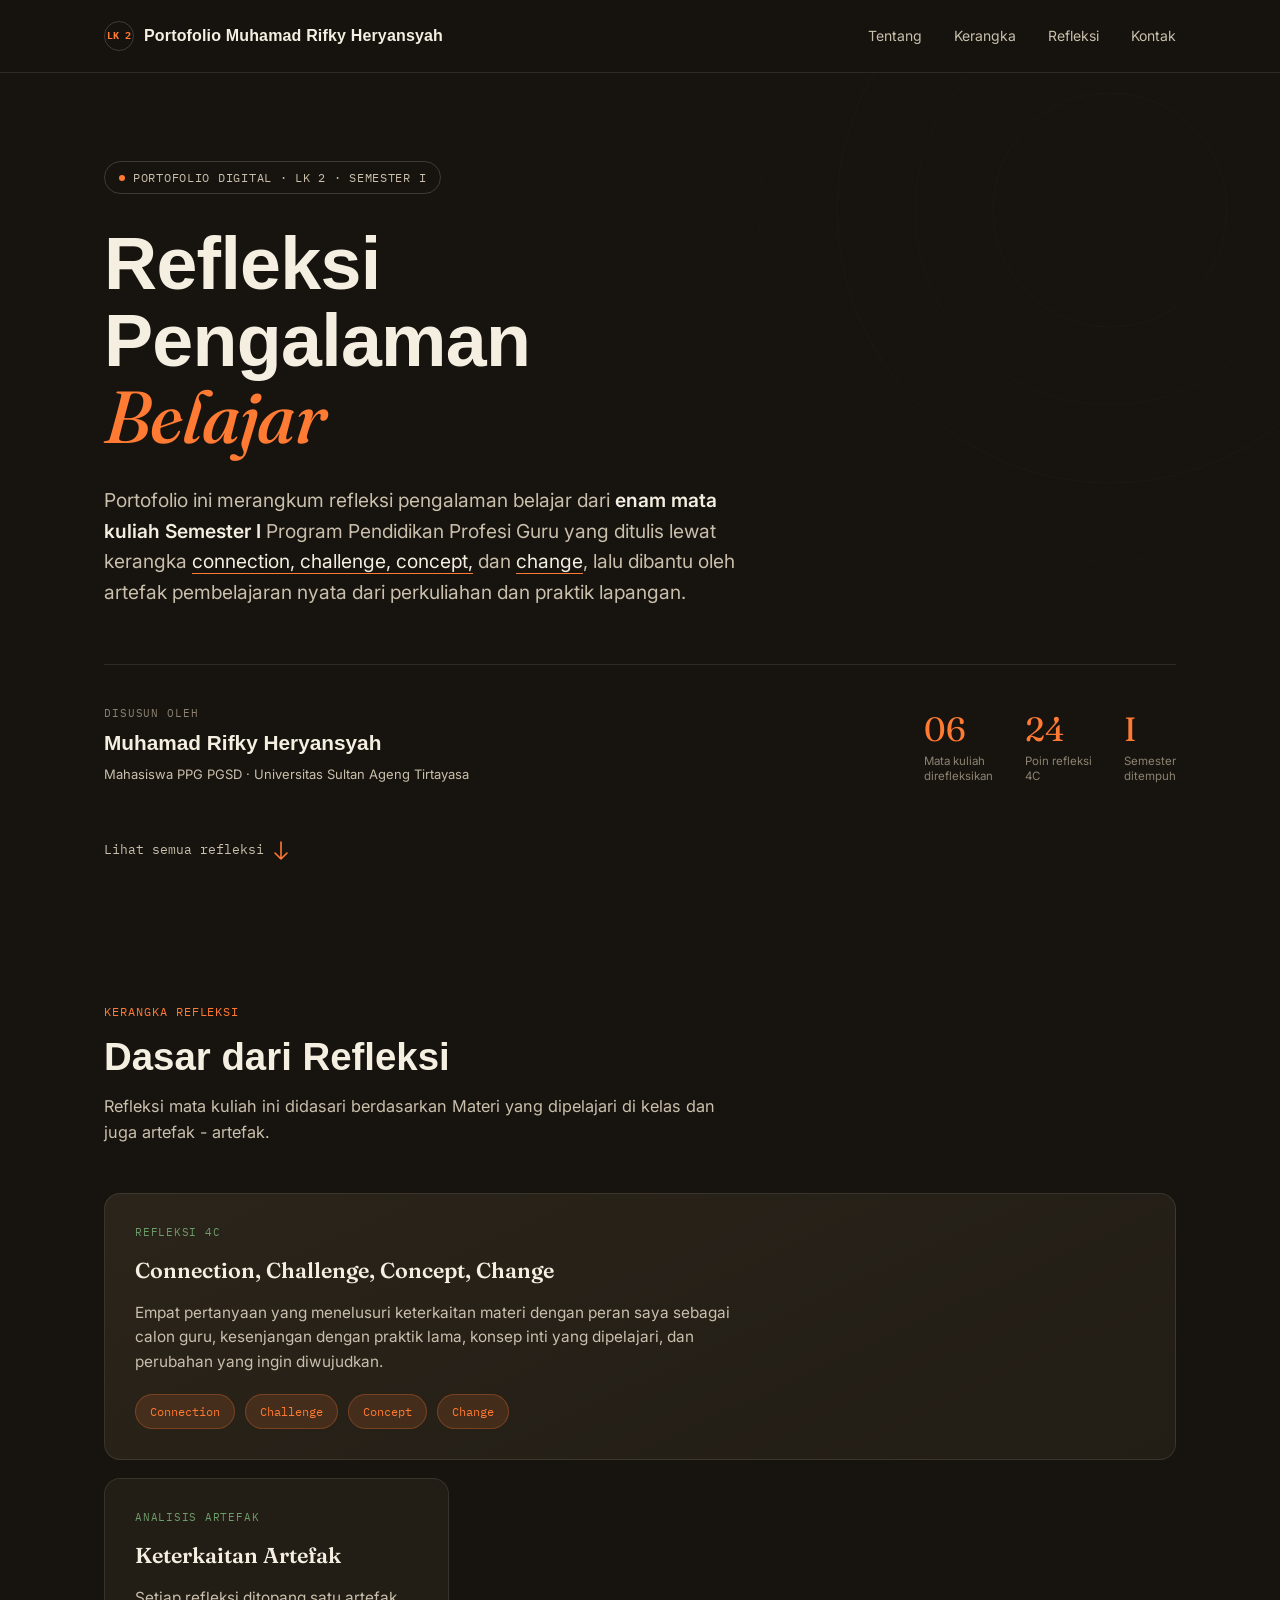
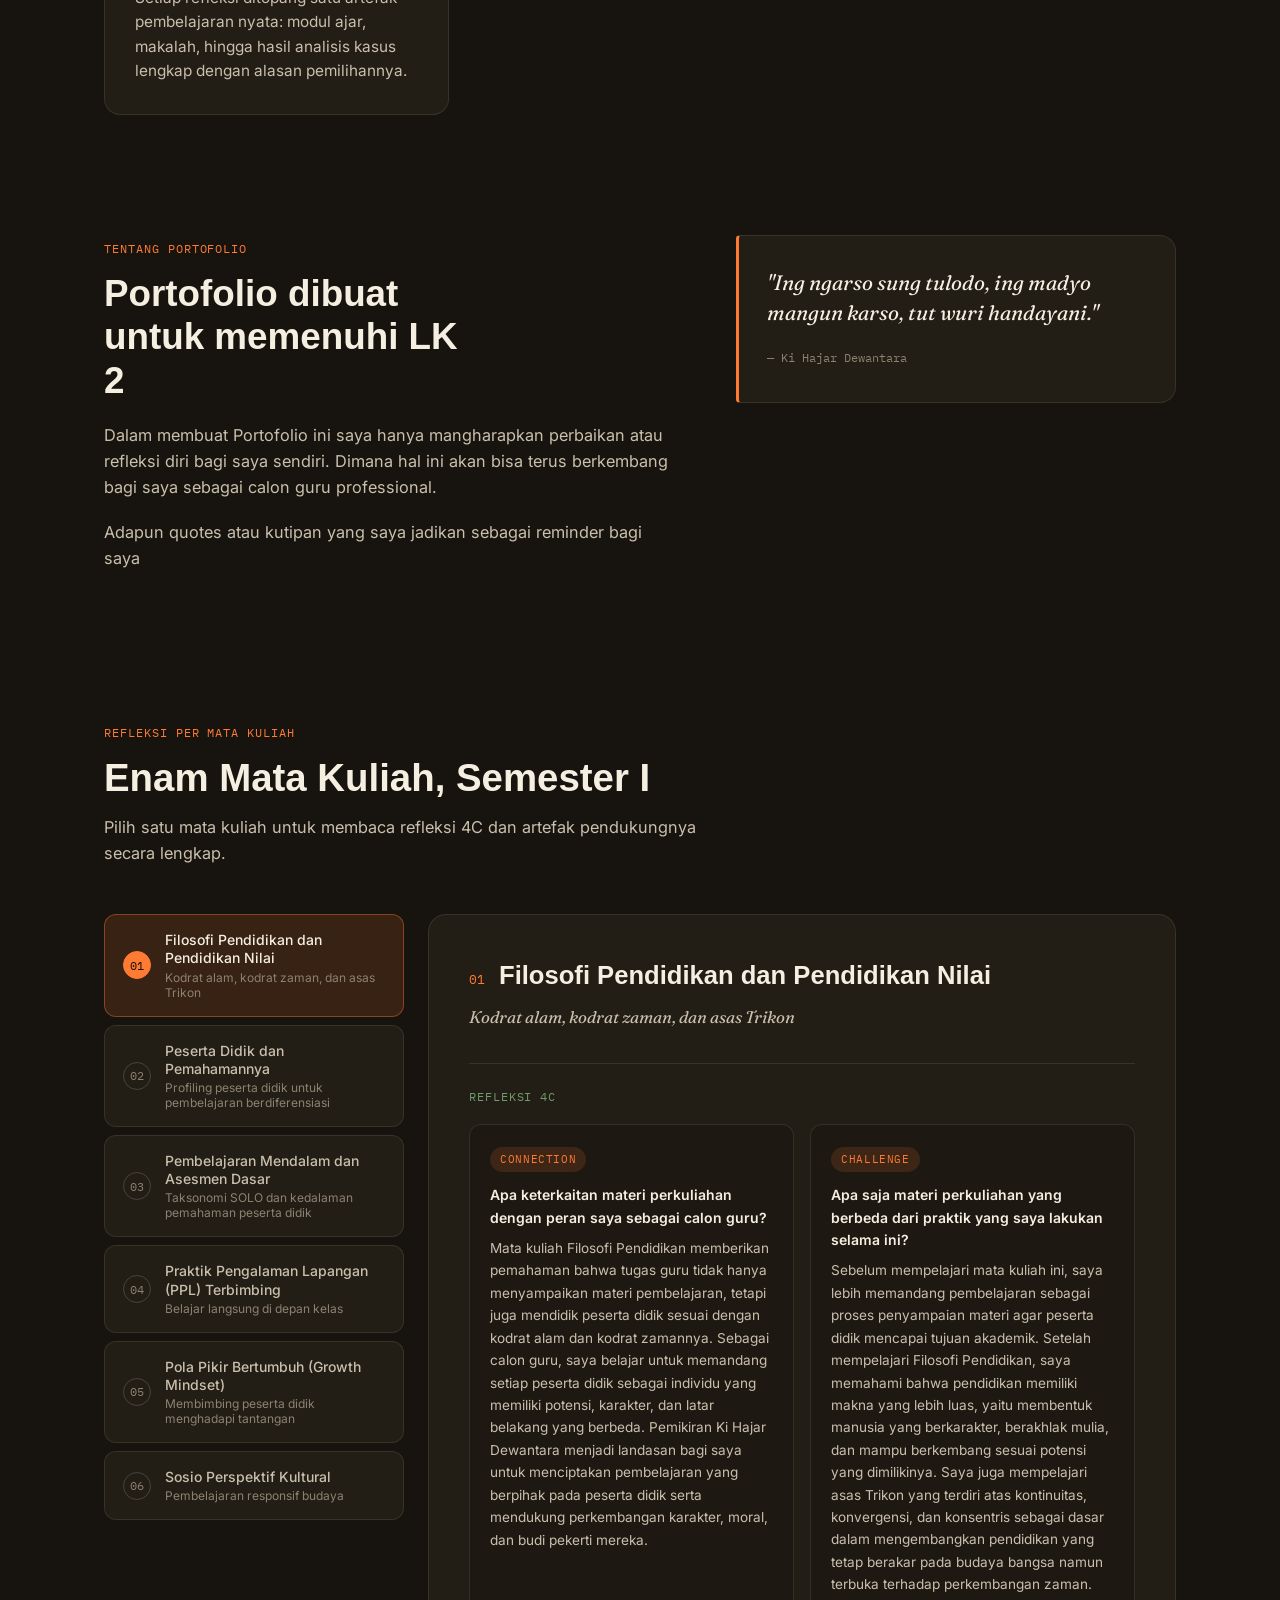
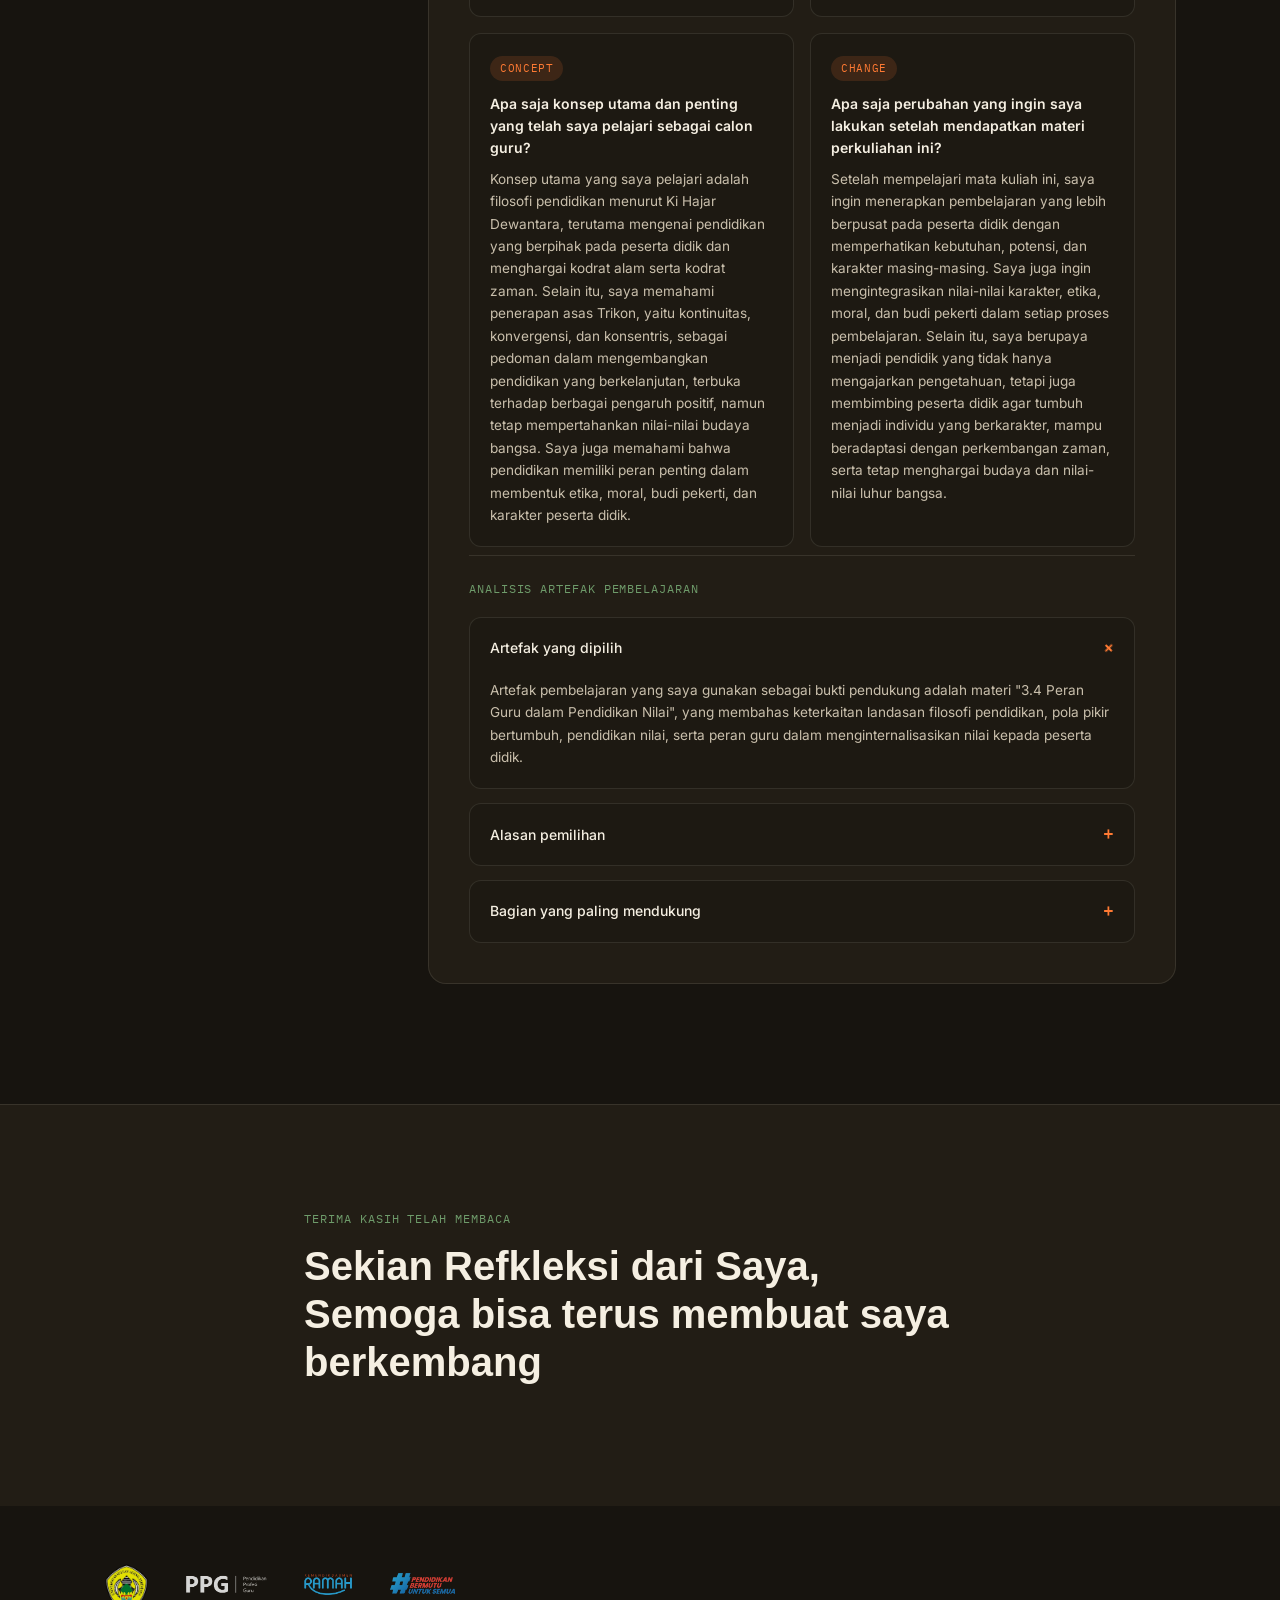
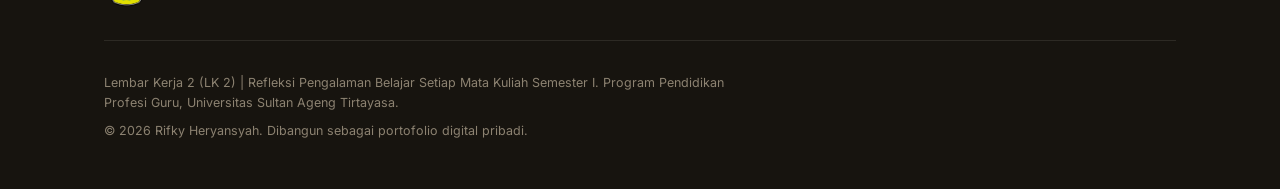
<file: index.html>
<!DOCTYPE html>
<html lang="id">
<head>
<meta charset="UTF-8">
<meta name="viewport" content="width=device-width, initial-scale=1.0">
<title>M Rifky Heryansyah — Portofolio Digital PPG · Refleksi Semester I</title>
<meta name="description" content="Portofolio digital LK 2: Refleksi Pengalaman Belajar setiap mata kuliah Semester I — PPG Piloting, Universitas Sultan Ageng Tirtayasa.">
<link rel="preconnect" href="https://fonts.googleapis.com">
<link rel="preconnect" href="https://fonts.gstatic.com" crossorigin>
<link href="https://fonts.googleapis.com/css2?family=Archivo+Expanded:wght@600;700;800&family=Fraunces:ital,opsz,wght@0,9..144,500;0,9..144,600;1,9..144,500&family=Inter:wght@400;500;600&family=IBM+Plex+Mono:wght@400;500&display=swap" rel="stylesheet">
<link rel="stylesheet" href="styles.css">
</head>
<body>

<!-- ambient rings background -->
<div class="rings-bg" aria-hidden="true">
  <svg viewBox="0 0 800 800"><circle cx="400" cy="400" r="120"/><circle cx="400" cy="400" r="200"/><circle cx="400" cy="400" r="280"/><circle cx="400" cy="400" r="360"/></svg>
</div>

<a class="skip-link" href="#konten">Langsung ke konten</a>

<header class="site-header" id="top">
  <div class="wrap header-inner">
    <a class="brand" href="#top" aria-label="Beranda">
      <span class="brand-ring">LK 2</span>
      <span class="brand-text">Portofolio Muhamad Rifky Heryansyah</span>
    </a>
    <nav class="site-nav" aria-label="Navigasi utama">
      <a href="#tentang">Tentang</a>
      <a href="#kerangka">Kerangka</a>
      <a href="#refleksi">Refleksi</a>
      <a href="#kontak">Kontak</a>
    </nav>
    <button class="nav-toggle" id="navToggle" aria-expanded="false" aria-controls="mobileNav" aria-label="Buka menu">
      <span></span><span></span><span></span>
    </button>
  </div>
  <nav class="mobile-nav" id="mobileNav" aria-label="Navigasi mobile">
    <a href="#tentang">Tentang</a>
    <a href="#kerangka">Kerangka</a>
    <a href="#refleksi">Refleksi</a>
    <a href="#kontak">Kontak</a>
  </nav>
</header>

<main id="konten">

  <!-- HERO -->
  <section class="hero wrap">
    <div class="hero-eyebrow reveal">
      <span class="dot"></span> Portofolio Digital &middot; LK 2 &middot; Semester I
    </div>
    <h1 class="hero-title reveal">
      Refleksi<br>
      Pengalaman <span class="ink">Belajar</span><br>
    </h1>
    <p class="hero-sub reveal">
      Portofolio ini merangkum refleksi pengalaman belajar dari
      <strong>enam mata kuliah Semester I</strong> Program Pendidikan Profesi
      Guru yang ditulis lewat kerangka <em>connection, challenge, concept,</em>
      dan <em>change</em>, lalu dibantu oleh artefak pembelajaran nyata dari
      perkuliahan dan praktik lapangan.
    </p>

    <div class="hero-meta reveal">
      <div class="meta-person">
        <span class="meta-label">Disusun oleh</span>
        <span class="meta-value"> Muhamad Rifky Heryansyah</span>
        <span class="meta-sub">Mahasiswa PPG PGSD &middot; Universitas Sultan Ageng Tirtayasa</span>
      </div>
      <div class="meta-stats">
        <div class="stat">
          <span class="stat-num">06</span>
          <span class="stat-label">Mata kuliah<br>direfleksikan</span>
        </div>
        <div class="stat">
          <span class="stat-num">24</span>
          <span class="stat-label">Poin refleksi<br>4C</span>
        </div>
        <div class="stat">
          <span class="stat-num">I</span>
          <span class="stat-label">Semester<br>ditempuh</span>
        </div>
      </div>
    </div>

    <a href="#refleksi" class="scroll-cue reveal">
      <span>Lihat semua refleksi</span>
      <svg width="14" height="20" viewBox="0 0 14 20" fill="none"><path d="M7 1v17M1 12l6 6 6-6" stroke="currentColor" stroke-width="1.6" stroke-linecap="round" stroke-linejoin="round"/></svg>
    </a>
  </section>

  <!-- TENTANG / KERANGKA -->
  <section class="framework" id="kerangka">
    <div class="wrap">
      <div class="section-head reveal">
        <span class="eyebrow">Kerangka Refleksi</span>
        <h2>Dasar dari Refleksi</h2>
        <p>Refleksi mata kuliah ini didasari berdasarkan
          Materi yang dipelajari di kelas dan juga artefak - artefak.</p>
      </div>

      <div class="bento reveal">
        <article class="bento-card bento-wide">
          <span class="bento-tag">Refleksi 4C</span>
          <h3>Connection, Challenge, Concept, Change</h3>
          <p>Empat pertanyaan yang menelusuri keterkaitan materi dengan peran
            saya sebagai calon guru, kesenjangan dengan praktik lama,
            konsep inti yang dipelajari, dan perubahan yang ingin diwujudkan.</p>
          <div class="four-c">
            <span>Connection</span><span>Challenge</span><span>Concept</span><span>Change</span>
          </div>
        </article>
        <article class="bento-card">
          <span class="bento-tag">Analisis Artefak</span>
          <h3>Keterkaitan Artefak</h3>
          <p>Setiap refleksi ditopang satu artefak pembelajaran nyata:
            modul ajar, makalah, hingga hasil analisis kasus lengkap
            dengan alasan pemilihannya.</p>
        </article>
      </div>
    </div>
  </section>

  <!-- TENTANG -->
  <section class="about" id="tentang">
    <div class="wrap about-grid">
      <div class="about-copy reveal">
        <span class="eyebrow">Tentang Portofolio</span>
        <h2>Portofolio dibuat untuk memenuhi LK 2</h2>
        <p>
          Dalam membuat Portofolio ini saya hanya mangharapkan
          perbaikan atau refleksi diri bagi saya sendiri.
          Dimana hal ini akan bisa terus berkembang bagi saya
          sebagai calon guru professional.
        </p>
        <p>
          Adapun quotes atau kutipan yang saya jadikan sebagai
          reminder bagi saya
        </p>
      </div>
      <div class="about-quote reveal">
        <blockquote>
          "Ing ngarso sung tulodo, ing madyo mangun karso,
          tut wuri handayani."
        </blockquote>
        <cite>— Ki Hajar Dewantara</cite>
      </div>
    </div>
  </section>

  <!-- REFLEKSI -->
  <section class="reflections" id="refleksi">
    <div class="wrap">
      <div class="section-head reveal">
        <span class="eyebrow">Refleksi Per Mata Kuliah</span>
        <h2>Enam Mata Kuliah, Semester I</h2>
        <p>Pilih satu mata kuliah untuk membaca refleksi 4C dan artefak
          pendukungnya secara lengkap.</p>
      </div>

      <div class="course-shell reveal">
        <div class="course-rail" id="courseRail" role="tablist" aria-label="Daftar mata kuliah"></div>
        <div class="course-panel" id="coursePanel"></div>
      </div>
    </div>
  </section>

  <!-- PENUTUP / CTA -->
  <section class="closing" id="kontak">
    <div class="wrap closing-inner reveal">
      <span class="eyebrow eyebrow-light">Terima kasih telah membaca</span>
      <h2>Sekian Refkleksi dari Saya,<br>Semoga bisa terus membuat saya berkembang</h2>
    </div>
  </section>

</main>

<footer class="site-footer">
  <div class="wrap footer-inner">
    <div class="footer-logos">
      <img src="untirta.png" alt="Universitas Sultan Ageng Tirtayasa" loading="lazy">
      <img src="ppg-mark.png" alt="Pendidikan Profesi Guru" loading="lazy">
      <img src="ramah.png" alt="Kemendikdasmen Ramah" loading="lazy">
      <img src="bermutu.png" alt="Pendidikan Bermutu untuk Semua" loading="lazy">
    </div>
    <div class="footer-meta">
      <p>Lembar Kerja 2 (LK 2) | Refleksi Pengalaman Belajar Setiap Mata
        Kuliah Semester I. Program Pendidikan Profesi Guru, Universitas
        Sultan Ageng Tirtayasa.</p>
      <p class="footer-copy">© <span id="year"></span> Rifky Heryansyah. Dibangun sebagai portofolio digital pribadi.</p>
    </div>
  </div>
</footer>

<script src="data.js"></script>
<script src="app.js"></script>
</body>
</html>
</file>
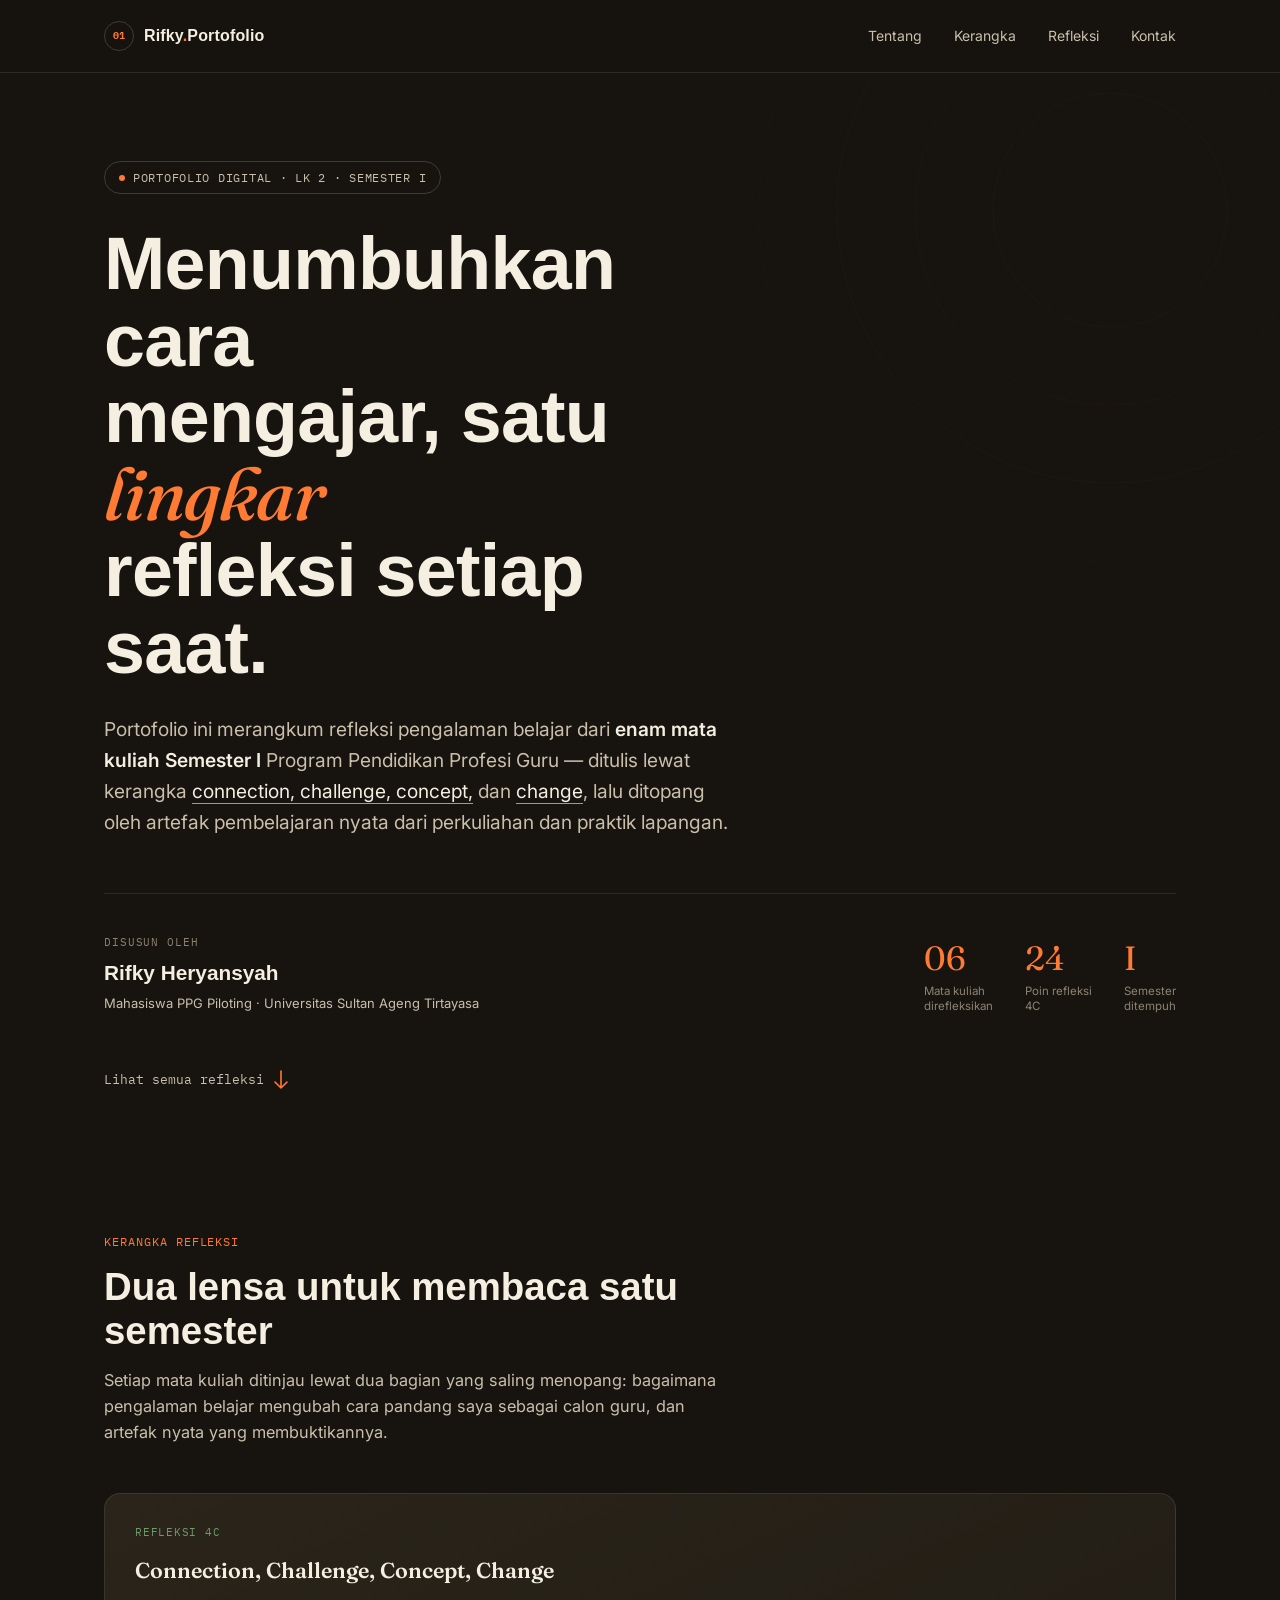
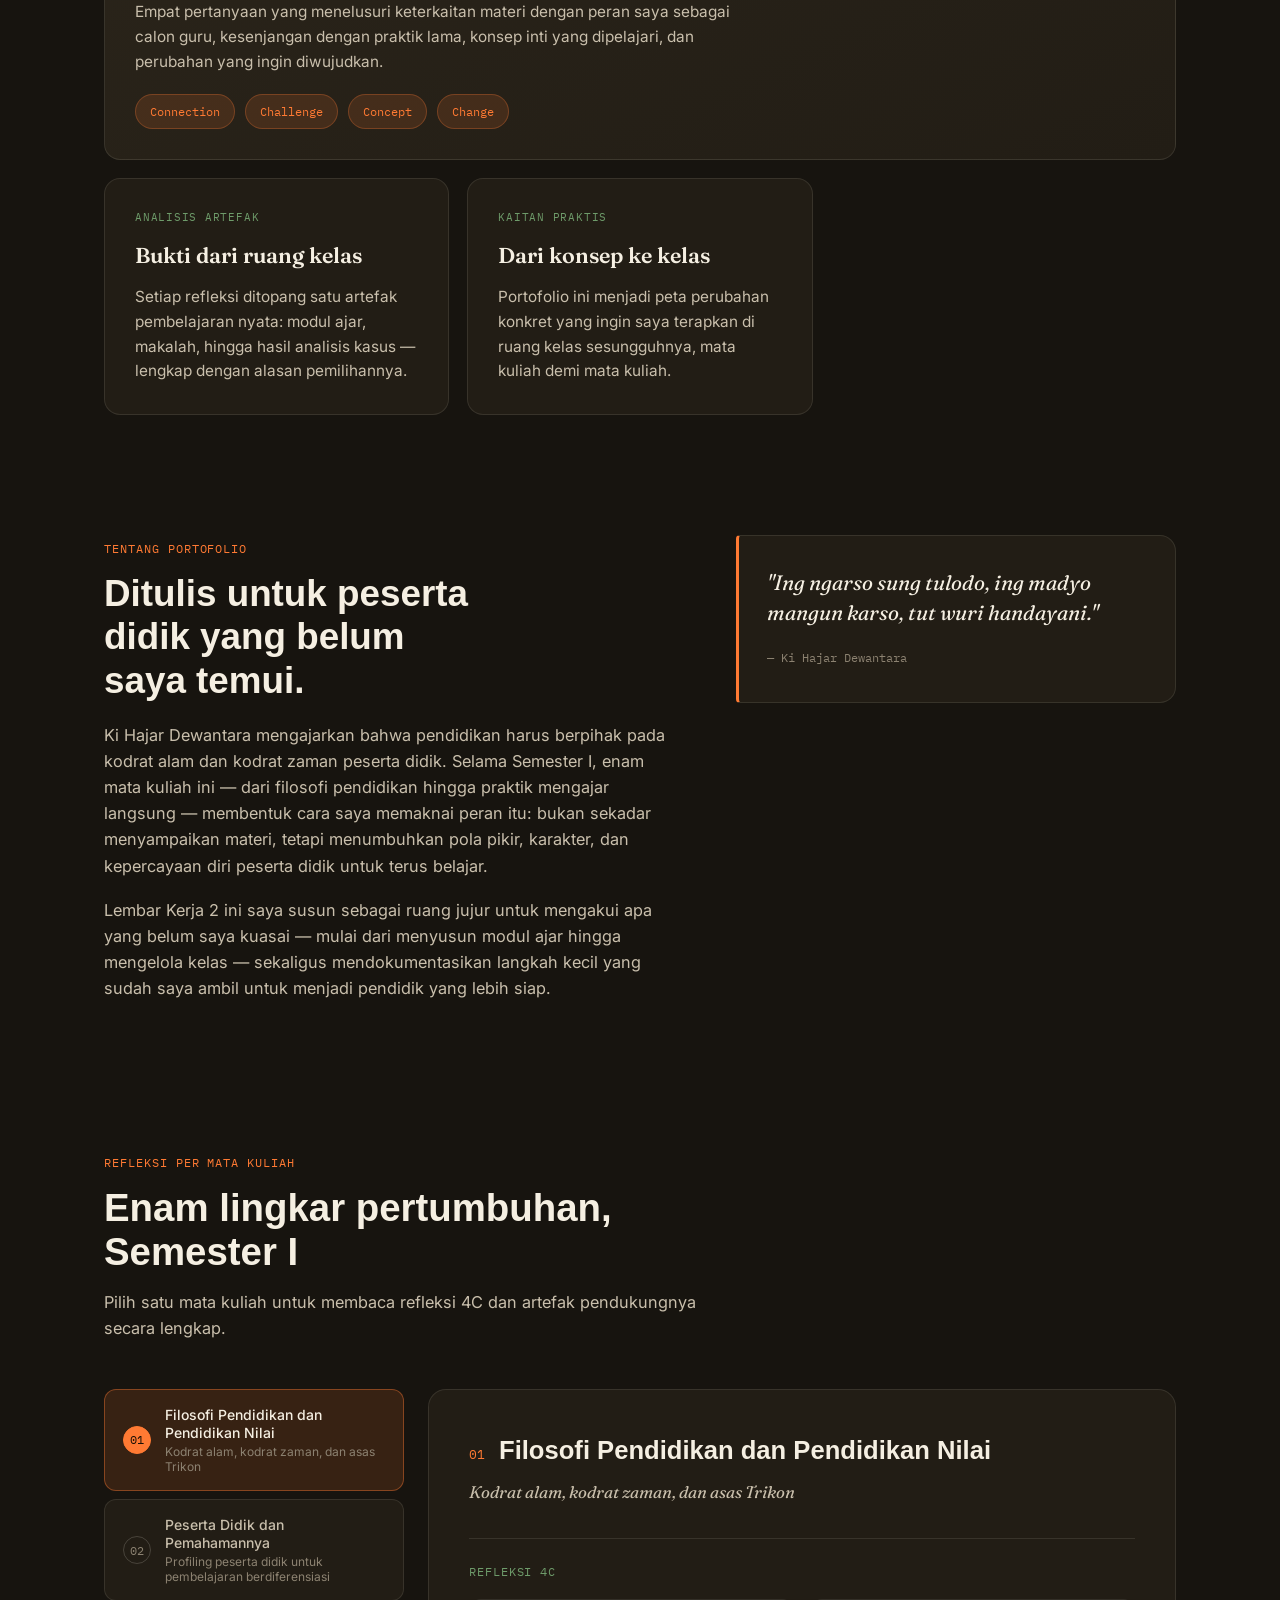
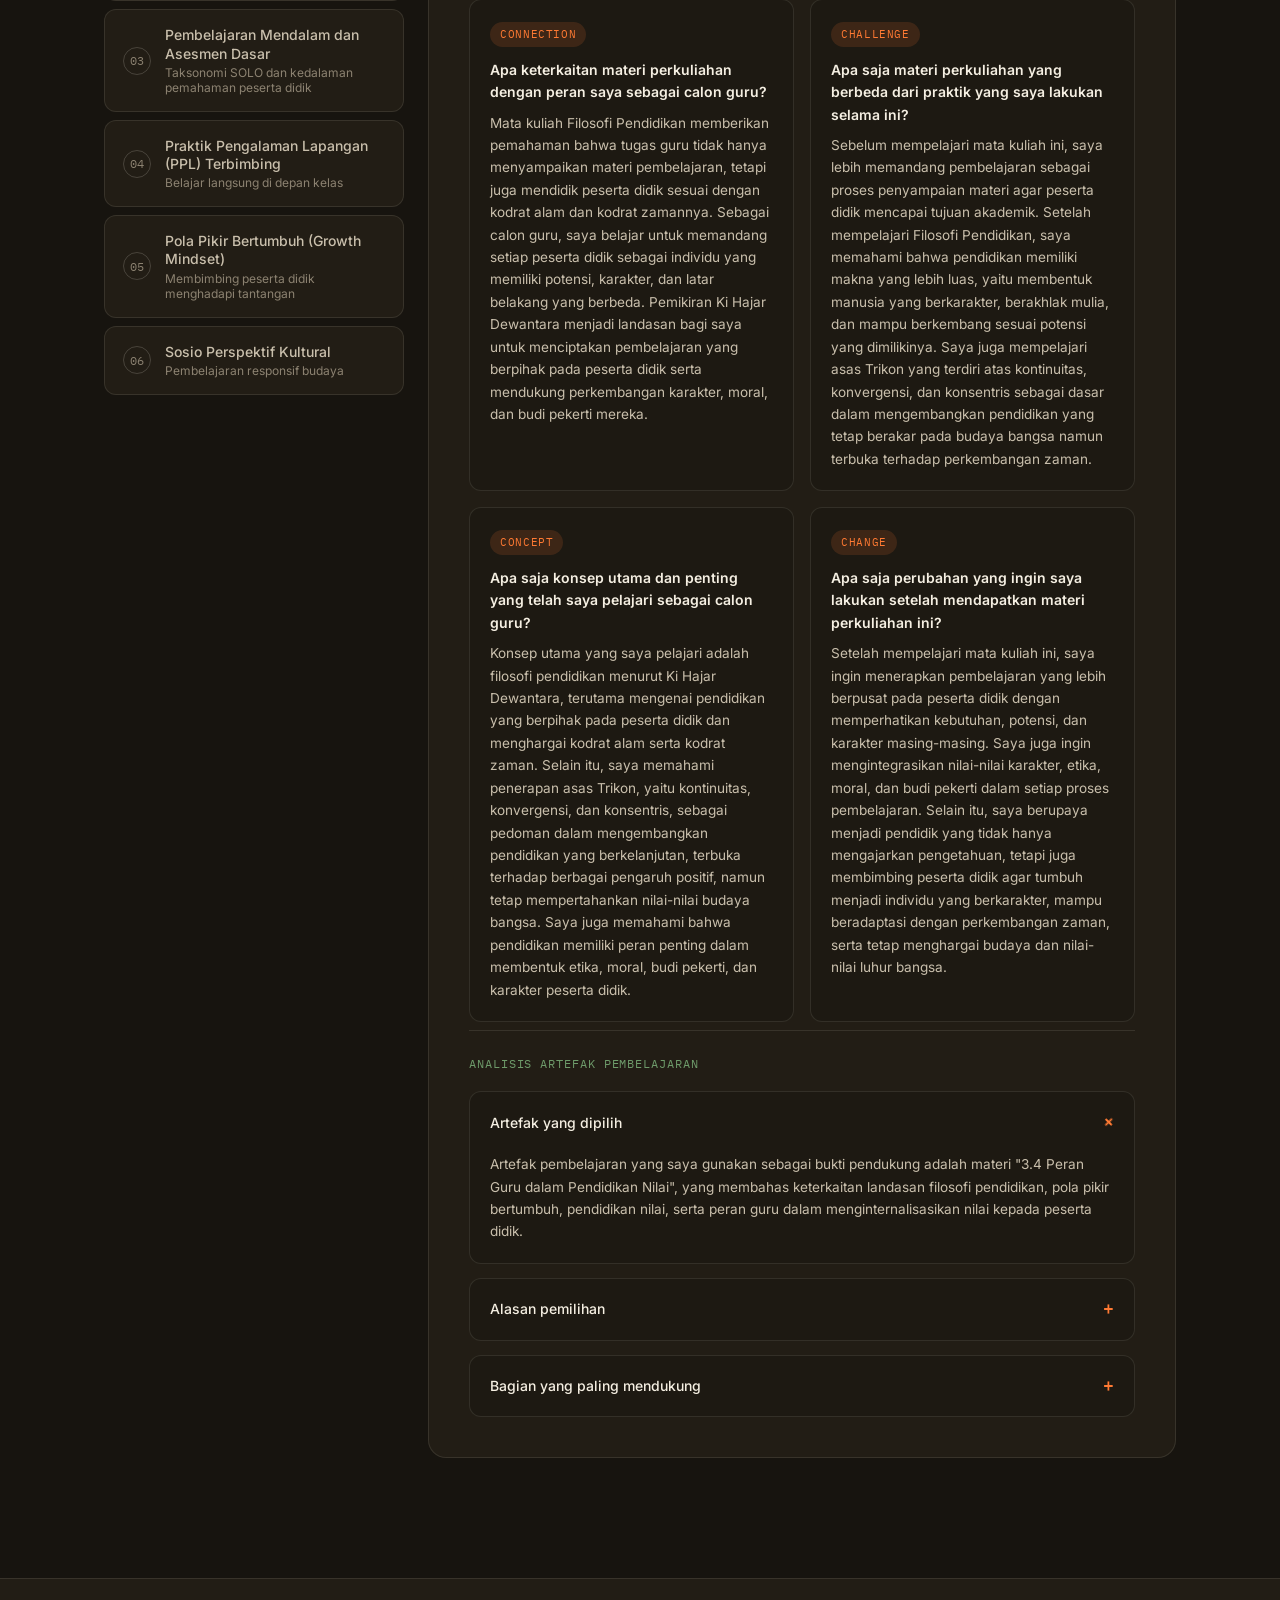
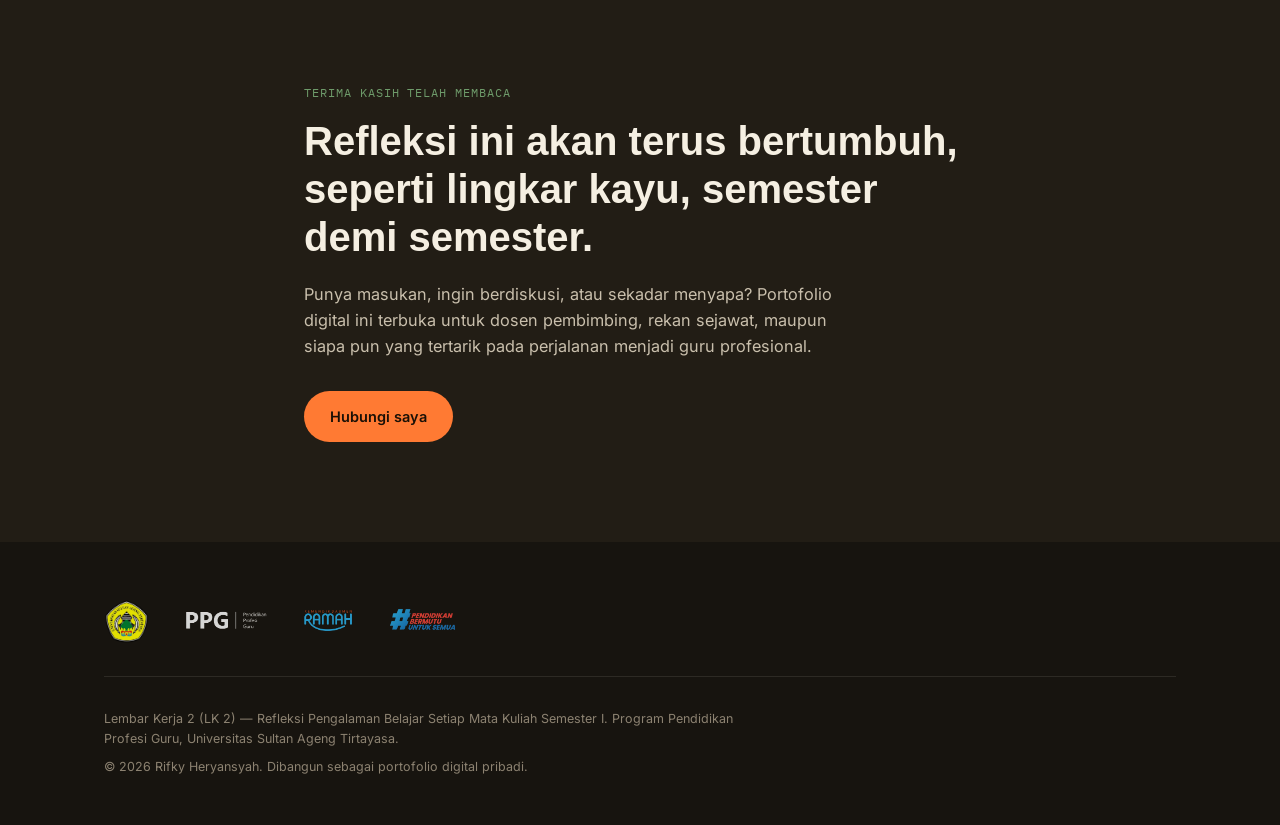
<file: portfolio/index.html>
<!DOCTYPE html>
<html lang="id">
<head>
<meta charset="UTF-8">
<meta name="viewport" content="width=device-width, initial-scale=1.0">
<title>Rifky Heryansyah — Portofolio Digital PPG · Refleksi Semester I</title>
<meta name="description" content="Portofolio digital LK 2: Refleksi Pengalaman Belajar setiap mata kuliah Semester I — PPG Piloting, Universitas Sultan Ageng Tirtayasa.">
<link rel="icon" href="data:image/svg+xml,<svg xmlns=%22http://www.w3.org/2000/svg%22 viewBox=%220 0 100 100%22><text y=%22.9em%22 font-size=%2290%22>🌱</text></svg>">
<link rel="preconnect" href="https://fonts.googleapis.com">
<link rel="preconnect" href="https://fonts.gstatic.com" crossorigin>
<link href="https://fonts.googleapis.com/css2?family=Archivo+Expanded:wght@600;700;800&family=Fraunces:ital,opsz,wght@0,9..144,500;0,9..144,600;1,9..144,500&family=Inter:wght@400;500;600&family=IBM+Plex+Mono:wght@400;500&display=swap" rel="stylesheet">
<link rel="stylesheet" href="styles.css">
</head>
<body>

<!-- ambient rings background -->
<div class="rings-bg" aria-hidden="true">
  <svg viewBox="0 0 800 800"><circle cx="400" cy="400" r="120"/><circle cx="400" cy="400" r="200"/><circle cx="400" cy="400" r="280"/><circle cx="400" cy="400" r="360"/></svg>
</div>

<a class="skip-link" href="#konten">Langsung ke konten</a>

<header class="site-header" id="top">
  <div class="wrap header-inner">
    <a class="brand" href="#top" aria-label="Beranda">
      <span class="brand-ring">01</span>
      <span class="brand-text">Rifky<em>.</em>Portofolio</span>
    </a>
    <nav class="site-nav" aria-label="Navigasi utama">
      <a href="#tentang">Tentang</a>
      <a href="#kerangka">Kerangka</a>
      <a href="#refleksi">Refleksi</a>
      <a href="#kontak">Kontak</a>
    </nav>
    <button class="nav-toggle" id="navToggle" aria-expanded="false" aria-controls="mobileNav" aria-label="Buka menu">
      <span></span><span></span><span></span>
    </button>
  </div>
  <nav class="mobile-nav" id="mobileNav" aria-label="Navigasi mobile">
    <a href="#tentang">Tentang</a>
    <a href="#kerangka">Kerangka</a>
    <a href="#refleksi">Refleksi</a>
    <a href="#kontak">Kontak</a>
  </nav>
</header>

<main id="konten">

  <!-- HERO -->
  <section class="hero wrap">
    <div class="hero-eyebrow reveal">
      <span class="dot"></span> Portofolio Digital &middot; LK 2 &middot; Semester I
    </div>
    <h1 class="hero-title reveal">
      Menumbuhkan cara<br>
      mengajar, satu <span class="ink">lingkar</span><br>
      refleksi setiap saat.
    </h1>
    <p class="hero-sub reveal">
      Portofolio ini merangkum refleksi pengalaman belajar dari
      <strong>enam mata kuliah Semester I</strong> Program Pendidikan Profesi
      Guru — ditulis lewat kerangka <em>connection, challenge, concept,</em>
      dan <em>change</em>, lalu ditopang oleh artefak pembelajaran nyata dari
      perkuliahan dan praktik lapangan.
    </p>

    <div class="hero-meta reveal">
      <div class="meta-person">
        <span class="meta-label">Disusun oleh</span>
        <span class="meta-value">Rifky Heryansyah</span>
        <span class="meta-sub">Mahasiswa PPG Piloting &middot; Universitas Sultan Ageng Tirtayasa</span>
      </div>
      <div class="meta-stats">
        <div class="stat">
          <span class="stat-num">06</span>
          <span class="stat-label">Mata kuliah<br>direfleksikan</span>
        </div>
        <div class="stat">
          <span class="stat-num">24</span>
          <span class="stat-label">Poin refleksi<br>4C</span>
        </div>
        <div class="stat">
          <span class="stat-num">I</span>
          <span class="stat-label">Semester<br>ditempuh</span>
        </div>
      </div>
    </div>

    <a href="#refleksi" class="scroll-cue reveal">
      <span>Lihat semua refleksi</span>
      <svg width="14" height="20" viewBox="0 0 14 20" fill="none"><path d="M7 1v17M1 12l6 6 6-6" stroke="currentColor" stroke-width="1.6" stroke-linecap="round" stroke-linejoin="round"/></svg>
    </a>
  </section>

  <!-- TENTANG / KERANGKA -->
  <section class="framework" id="kerangka">
    <div class="wrap">
      <div class="section-head reveal">
        <span class="eyebrow">Kerangka Refleksi</span>
        <h2>Dua lensa untuk membaca satu semester</h2>
        <p>Setiap mata kuliah ditinjau lewat dua bagian yang saling menopang:
          bagaimana pengalaman belajar mengubah cara pandang saya sebagai
          calon guru, dan artefak nyata yang membuktikannya.</p>
      </div>

      <div class="bento reveal">
        <article class="bento-card bento-wide">
          <span class="bento-tag">Refleksi 4C</span>
          <h3>Connection, Challenge, Concept, Change</h3>
          <p>Empat pertanyaan yang menelusuri keterkaitan materi dengan peran
            saya sebagai calon guru, kesenjangan dengan praktik lama,
            konsep inti yang dipelajari, dan perubahan yang ingin diwujudkan.</p>
          <div class="four-c">
            <span>Connection</span><span>Challenge</span><span>Concept</span><span>Change</span>
          </div>
        </article>
        <article class="bento-card">
          <span class="bento-tag">Analisis Artefak</span>
          <h3>Bukti dari ruang kelas</h3>
          <p>Setiap refleksi ditopang satu artefak pembelajaran nyata:
            modul ajar, makalah, hingga hasil analisis kasus — lengkap
            dengan alasan pemilihannya.</p>
        </article>
        <article class="bento-card">
          <span class="bento-tag">Kaitan Praktis</span>
          <h3>Dari konsep ke kelas</h3>
          <p>Portofolio ini menjadi peta perubahan konkret yang ingin saya
            terapkan di ruang kelas sesungguhnya, mata kuliah demi mata
            kuliah.</p>
        </article>
      </div>
    </div>
  </section>

  <!-- TENTANG -->
  <section class="about" id="tentang">
    <div class="wrap about-grid">
      <div class="about-copy reveal">
        <span class="eyebrow">Tentang Portofolio</span>
        <h2>Ditulis untuk peserta didik yang belum saya temui.</h2>
        <p>
          Ki Hajar Dewantara mengajarkan bahwa pendidikan harus berpihak pada
          kodrat alam dan kodrat zaman peserta didik. Selama Semester I,
          enam mata kuliah ini — dari filosofi pendidikan hingga praktik
          mengajar langsung — membentuk cara saya memaknai peran itu: bukan
          sekadar menyampaikan materi, tetapi menumbuhkan pola pikir,
          karakter, dan kepercayaan diri peserta didik untuk terus belajar.
        </p>
        <p>
          Lembar Kerja 2 ini saya susun sebagai ruang jujur untuk mengakui
          apa yang belum saya kuasai — mulai dari menyusun modul ajar hingga
          mengelola kelas — sekaligus mendokumentasikan langkah kecil yang
          sudah saya ambil untuk menjadi pendidik yang lebih siap.
        </p>
      </div>
      <div class="about-quote reveal">
        <blockquote>
          "Ing ngarso sung tulodo, ing madyo mangun karso,
          tut wuri handayani."
        </blockquote>
        <cite>— Ki Hajar Dewantara</cite>
      </div>
    </div>
  </section>

  <!-- REFLEKSI -->
  <section class="reflections" id="refleksi">
    <div class="wrap">
      <div class="section-head reveal">
        <span class="eyebrow">Refleksi Per Mata Kuliah</span>
        <h2>Enam lingkar pertumbuhan, Semester I</h2>
        <p>Pilih satu mata kuliah untuk membaca refleksi 4C dan artefak
          pendukungnya secara lengkap.</p>
      </div>

      <div class="course-shell reveal">
        <div class="course-rail" id="courseRail" role="tablist" aria-label="Daftar mata kuliah"></div>
        <div class="course-panel" id="coursePanel"></div>
      </div>
    </div>
  </section>

  <!-- PENUTUP / CTA -->
  <section class="closing" id="kontak">
    <div class="wrap closing-inner reveal">
      <span class="eyebrow eyebrow-light">Terima kasih telah membaca</span>
      <h2>Refleksi ini akan terus bertumbuh,<br>seperti lingkar kayu, semester demi semester.</h2>
      <p>Punya masukan, ingin berdiskusi, atau sekadar menyapa? Portofolio
        digital ini terbuka untuk dosen pembimbing, rekan sejawat, maupun
        siapa pun yang tertarik pada perjalanan menjadi guru profesional.</p>
      <a class="btn" href="mailto:rifky.heryansyah@example.com">Hubungi saya</a>
    </div>
  </section>

</main>

<footer class="site-footer">
  <div class="wrap footer-inner">
    <div class="footer-logos">
      <img src="public/logos/untirta.png" alt="Universitas Sultan Ageng Tirtayasa" loading="lazy">
      <img src="public/logos/ppg-mark.png" alt="Pendidikan Profesi Guru" loading="lazy">
      <img src="public/logos/ramah.png" alt="Kemendikdasmen Ramah" loading="lazy">
      <img src="public/logos/bermutu.png" alt="Pendidikan Bermutu untuk Semua" loading="lazy">
    </div>
    <div class="footer-meta">
      <p>Lembar Kerja 2 (LK 2) — Refleksi Pengalaman Belajar Setiap Mata
        Kuliah Semester I. Program Pendidikan Profesi Guru, Universitas
        Sultan Ageng Tirtayasa.</p>
      <p class="footer-copy">© <span id="year"></span> Rifky Heryansyah. Dibangun sebagai portofolio digital pribadi.</p>
    </div>
  </div>
</footer>

<script src="data.js"></script>
<script src="app.js"></script>
</body>
</html>
</file>
<file: styles.css>
/* ============================================================
   TOKENS
   ============================================================ */
:root{
  --bg: #17140F;
  --bg-soft: #1D1912;
  --surface: #221D15;
  --surface-2: #2A241A;
  --line: rgba(244,238,224,0.10);
  --line-strong: rgba(244,238,224,0.18);
  --ink: #F5EFE2;
  --ink-dim: #C9BFAC;
  --ink-faint: #8C8271;
  --accent: #FF7A33;
  --accent-ink: #1A1006;
  --accent-soft: rgba(255,122,51,0.14);
  --green: #6E9B6A;
  --green-soft: rgba(110,155,106,0.16);

  --font-display: "Archivo Expanded", "Arial Narrow", sans-serif;
  --font-serif: "Fraunces", Georgia, serif;
  --font-body: "Inter", -apple-system, "Segoe UI", sans-serif;
  --font-mono: "IBM Plex Mono", ui-monospace, monospace;

  --wrap: 1120px;
}

*{ box-sizing: border-box; }
html{ scroll-behavior: smooth; }
@media (prefers-reduced-motion: reduce){
  html{ scroll-behavior: auto; }
  *{ animation-duration: 0.01ms !important; transition-duration: 0.01ms !important; }
}

body{
  margin: 0;
  background: var(--bg);
  color: var(--ink);
  font-family: var(--font-body);
  font-size: 16px;
  line-height: 1.6;
  -webkit-font-smoothing: antialiased;
}

.wrap{
  max-width: var(--wrap);
  margin: 0 auto;
  padding: 0 24px;
  position: relative;
}

a{ color: inherit; }

:focus-visible{
  outline: 2px solid var(--accent);
  outline-offset: 3px;
  border-radius: 3px;
}

.skip-link{
  position: absolute;
  left: -9999px;
  top: 0;
  background: var(--accent);
  color: var(--accent-ink);
  padding: 10px 16px;
  z-index: 999;
  font-family: var(--font-mono);
  font-size: 13px;
}
.skip-link:focus{ left: 12px; top: 12px; }

/* ============================================================
   AMBIENT RINGS BACKGROUND (signature motif)
   ============================================================ */
.rings-bg{
  position: fixed;
  inset: 0;
  z-index: 0;
  pointer-events: none;
  overflow: hidden;
}
.rings-bg svg{
  position: absolute;
  top: -180px;
  right: -220px;
  width: 780px;
  height: 780px;
  opacity: 0.5;
}
.rings-bg circle{
  fill: none;
  stroke: rgba(244,238,224,0.05);
  stroke-width: 1;
}
.rings-bg circle:nth-child(2){ stroke: rgba(255,122,51,0.06); }
.rings-bg circle:nth-child(4){ stroke: rgba(110,155,106,0.05); }

/* ============================================================
   HEADER
   ============================================================ */
.site-header{
  position: sticky;
  top: 0;
  z-index: 50;
  background: rgba(23,20,15,0.82);
  backdrop-filter: blur(10px);
  border-bottom: 1px solid var(--line);
}
.header-inner{
  display: flex;
  align-items: center;
  justify-content: space-between;
  height: 72px;
}
.brand{
  display: flex;
  align-items: center;
  gap: 10px;
  text-decoration: none;
  font-family: var(--font-display);
  font-weight: 700;
  letter-spacing: 0.01em;
}
.brand-ring{
  width: 30px;
  height: 30px;
  border: 1px solid var(--line-strong);
  border-radius: 50%;
  display: grid;
  place-items: center;
  font-family: var(--font-mono);
  font-size: 10px;
  color: var(--accent);
}
.brand-text{ font-size: 16px; color: var(--ink); }
.brand-text em{ color: var(--accent); font-style: normal; }

.site-nav{
  display: flex;
  gap: 32px;
  font-size: 14px;
}
.site-nav a{
  text-decoration: none;
  color: var(--ink-dim);
  position: relative;
  padding: 4px 0;
  transition: color 0.2s;
}
.site-nav a:hover{ color: var(--ink); }
.site-nav a::after{
  content: "";
  position: absolute;
  left: 0; right: 0; bottom: -2px;
  height: 1px;
  background: var(--accent);
  transform: scaleX(0);
  transform-origin: left;
  transition: transform 0.25s ease;
}
.site-nav a:hover::after{ transform: scaleX(1); }

.nav-toggle{
  display: none;
  flex-direction: column;
  justify-content: center;
  gap: 5px;
  width: 36px;
  height: 36px;
  background: none;
  border: 1px solid var(--line-strong);
  border-radius: 8px;
  cursor: pointer;
}
.nav-toggle span{
  display: block;
  width: 16px;
  height: 1.5px;
  margin: 0 auto;
  background: var(--ink);
  transition: transform 0.2s, opacity 0.2s;
}
.mobile-nav{
  display: none;
  flex-direction: column;
  padding: 8px 24px 20px;
  border-top: 1px solid var(--line);
}
.mobile-nav a{
  text-decoration: none;
  color: var(--ink-dim);
  padding: 12px 0;
  border-bottom: 1px solid var(--line);
  font-size: 15px;
}
.mobile-nav.open{ display: flex; }

@media (max-width: 760px){
  .site-nav{ display: none; }
  .nav-toggle{ display: flex; }
}

/* ============================================================
   HERO
   ============================================================ */
.hero{
  position: relative;
  z-index: 1;
  padding: 88px 24px 96px;
}
.hero-eyebrow{
  display: inline-flex;
  align-items: center;
  gap: 8px;
  font-family: var(--font-mono);
  font-size: 12px;
  letter-spacing: 0.06em;
  text-transform: uppercase;
  color: var(--ink-dim);
  border: 1px solid var(--line-strong);
  padding: 6px 14px;
  border-radius: 999px;
  margin-bottom: 32px;
}
.hero-eyebrow .dot{
  width: 6px; height: 6px;
  border-radius: 50%;
  background: var(--accent);
}

.hero-title{
  font-family: var(--font-display);
  font-weight: 700;
  font-size: clamp(2.6rem, 6vw, 4.6rem);
  line-height: 1.04;
  letter-spacing: -0.01em;
  margin: 0 0 28px;
  max-width: 15ch;
}
.hero-title .ink{
  font-family: var(--font-serif);
  font-style: italic;
  font-weight: 500;
  color: var(--accent);
}

.hero-sub{
  font-size: clamp(1.02rem, 1.6vw, 1.2rem);
  color: var(--ink-dim);
  max-width: 640px;
  margin: 0 0 56px;
}
.hero-sub strong{ color: var(--ink); font-weight: 600; }
.hero-sub em{ color: var(--ink); font-style: normal; border-bottom: 1px solid var(--accent); }

.hero-meta{
  display: flex;
  flex-wrap: wrap;
  gap: 40px;
  align-items: flex-end;
  padding-top: 40px;
  border-top: 1px solid var(--line);
}
.meta-person{ display: flex; flex-direction: column; gap: 4px; }
.meta-label{ font-family: var(--font-mono); font-size: 11px; text-transform: uppercase; letter-spacing: 0.08em; color: var(--ink-faint); }
.meta-value{ font-family: var(--font-display); font-size: 1.3rem; font-weight: 700; }
.meta-sub{ font-size: 13px; color: var(--ink-dim); }

.meta-stats{
  display: flex;
  gap: 32px;
  margin-left: auto;
}
.stat{ display: flex; flex-direction: column; gap: 2px; }
.stat-num{ font-family: var(--font-serif); font-size: 2.1rem; color: var(--accent); line-height: 1; }
.stat-label{ font-size: 11.5px; color: var(--ink-faint); line-height: 1.3; margin-top: 6px; }

.scroll-cue{
  display: inline-flex;
  align-items: center;
  gap: 10px;
  margin-top: 56px;
  text-decoration: none;
  color: var(--ink-dim);
  font-size: 13px;
  font-family: var(--font-mono);
}
.scroll-cue svg{ color: var(--accent); animation: bob 1.8s ease-in-out infinite; }
@keyframes bob{ 0%,100%{ transform: translateY(0); } 50%{ transform: translateY(4px); } }

/* ============================================================
   SECTION HEAD (shared)
   ============================================================ */
.eyebrow{
  display: inline-block;
  font-family: var(--font-mono);
  font-size: 12px;
  letter-spacing: 0.08em;
  text-transform: uppercase;
  color: var(--accent);
  margin-bottom: 14px;
}
.section-head{
  max-width: 620px;
  margin-bottom: 48px;
}
.section-head h2{
  font-family: var(--font-display);
  font-size: clamp(1.7rem, 3.2vw, 2.4rem);
  font-weight: 700;
  line-height: 1.15;
  margin: 0 0 14px;
}
.section-head p{
  color: var(--ink-dim);
  font-size: 1.02rem;
  margin: 0;
}

/* ============================================================
   FRAMEWORK / BENTO
   ============================================================ */
.framework{
  position: relative;
  z-index: 1;
  padding: 40px 0 100px;
}
.bento{
  display: grid;
  grid-template-columns: repeat(3, 1fr);
  gap: 18px;
}
.bento-card{
  background: var(--surface);
  border: 1px solid var(--line);
  border-radius: 16px;
  padding: 30px;
  display: flex;
  flex-direction: column;
  gap: 12px;
}
.bento-wide{ grid-column: span 3; background: linear-gradient(155deg, var(--surface-2), var(--surface)); }
.bento-tag{
  font-family: var(--font-mono);
  font-size: 11px;
  letter-spacing: 0.07em;
  text-transform: uppercase;
  color: var(--green);
}
.bento-card h3{
  font-family: var(--font-serif);
  font-weight: 600;
  font-size: 1.35rem;
  margin: 0;
}
.bento-card p{
  color: var(--ink-dim);
  font-size: 0.96rem;
  margin: 0;
  max-width: 60ch;
}
.four-c{
  display: flex;
  flex-wrap: wrap;
  gap: 10px;
  margin-top: 8px;
}
.four-c span{
  font-family: var(--font-mono);
  font-size: 12px;
  padding: 7px 14px;
  border-radius: 999px;
  background: var(--accent-soft);
  color: var(--accent);
  border: 1px solid rgba(255,122,51,0.28);
}

@media (max-width: 860px){
  .bento{ grid-template-columns: 1fr; }
  .bento-wide{ grid-column: span 1; }
}

/* ============================================================
   ABOUT
   ============================================================ */
.about{
  position: relative;
  z-index: 1;
  padding: 20px 0 110px;
}
.about-grid{
  display: grid;
  grid-template-columns: 1.3fr 1fr;
  gap: 60px;
  align-items: start;
}
.about-copy h2{
  font-family: var(--font-display);
  font-size: clamp(1.7rem, 3vw, 2.3rem);
  font-weight: 700;
  line-height: 1.18;
  margin: 0 0 20px;
  max-width: 18ch;
}
.about-copy p{
  color: var(--ink-dim);
  font-size: 1.02rem;
  margin: 0 0 18px;
}
.about-quote{
  background: var(--surface);
  border: 1px solid var(--line);
  border-left: 3px solid var(--accent);
  border-radius: 4px 16px 16px 4px;
  padding: 32px 28px;
}
.about-quote blockquote{
  margin: 0 0 16px;
  font-family: var(--font-serif);
  font-style: italic;
  font-size: 1.3rem;
  line-height: 1.45;
  color: var(--ink);
}
.about-quote cite{
  font-family: var(--font-mono);
  font-size: 12px;
  color: var(--ink-faint);
  font-style: normal;
}

@media (max-width: 860px){
  .about-grid{ grid-template-columns: 1fr; gap: 32px; }
}

/* ============================================================
   REFLECTIONS
   ============================================================ */
.reflections{
  position: relative;
  z-index: 1;
  padding: 20px 0 120px;
}
.course-shell{
  display: grid;
  grid-template-columns: 300px 1fr;
  gap: 24px;
  align-items: start;
}

.course-rail{
  display: flex;
  flex-direction: column;
  gap: 8px;
  position: sticky;
  top: 96px;
}
.course-btn{
  display: flex;
  align-items: center;
  gap: 14px;
  width: 100%;
  text-align: left;
  background: var(--surface);
  border: 1px solid var(--line);
  border-radius: 12px;
  padding: 16px 18px;
  cursor: pointer;
  color: var(--ink-dim);
  font-family: var(--font-body);
  transition: border-color 0.2s, background 0.2s, color 0.2s;
}
.course-btn:hover{ border-color: var(--line-strong); color: var(--ink); }
.course-btn .ring-num{
  font-family: var(--font-mono);
  font-size: 12px;
  width: 28px;
  height: 28px;
  border-radius: 50%;
  border: 1px solid var(--line-strong);
  display: grid;
  place-items: center;
  flex-shrink: 0;
  color: var(--ink-faint);
  transition: border-color 0.2s, color 0.2s, background 0.2s;
}
.course-btn .btn-text{ display: flex; flex-direction: column; gap: 2px; }
.course-btn .btn-name{ font-size: 14px; font-weight: 500; line-height: 1.3; }
.course-btn .btn-tagline{ font-size: 12px; color: var(--ink-faint); }

.course-btn.active{
  background: var(--accent-soft);
  border-color: rgba(255,122,51,0.4);
  color: var(--ink);
}
.course-btn.active .ring-num{
  background: var(--accent);
  border-color: var(--accent);
  color: var(--accent-ink);
}
.course-btn.active .btn-name{ color: var(--ink); }

.course-panel{
  background: var(--surface);
  border: 1px solid var(--line);
  border-radius: 18px;
  padding: 40px;
  min-height: 480px;
}
.panel-head{
  display: flex;
  align-items: baseline;
  gap: 14px;
  margin-bottom: 8px;
}
.panel-ring{
  font-family: var(--font-mono);
  font-size: 13px;
  color: var(--accent);
}
.panel-head h3{
  font-family: var(--font-display);
  font-size: 1.6rem;
  font-weight: 700;
  margin: 0;
}
.panel-tagline{
  color: var(--ink-dim);
  font-family: var(--font-serif);
  font-style: italic;
  font-size: 1.05rem;
  margin: 0 0 32px;
}

.panel-block-label{
  font-family: var(--font-mono);
  font-size: 11.5px;
  text-transform: uppercase;
  letter-spacing: 0.08em;
  color: var(--green);
  margin: 0 0 18px;
  padding-top: 24px;
  border-top: 1px solid var(--line);
}
.panel-block-label:first-of-type{ border-top: none; padding-top: 0; }

.reflection-grid{
  display: grid;
  grid-template-columns: 1fr 1fr;
  gap: 16px;
  margin-bottom: 8px;
}
.reflection-item{
  background: var(--bg-soft);
  border: 1px solid var(--line);
  border-radius: 12px;
  padding: 20px;
}
.reflection-tag{
  display: inline-block;
  font-family: var(--font-mono);
  font-size: 10.5px;
  text-transform: uppercase;
  letter-spacing: 0.06em;
  color: var(--accent);
  background: var(--accent-soft);
  border-radius: 999px;
  padding: 4px 10px;
  margin-bottom: 12px;
}
.reflection-q{
  font-weight: 600;
  font-size: 14px;
  margin: 0 0 8px;
  color: var(--ink);
}
.reflection-a{
  font-size: 13.6px;
  color: var(--ink-dim);
  margin: 0;
  line-height: 1.65;
}

.artifact-list{
  display: flex;
  flex-direction: column;
  gap: 14px;
}
.artifact-item{
  background: var(--bg-soft);
  border: 1px solid var(--line);
  border-radius: 12px;
  overflow: hidden;
}
.artifact-summary{
  display: flex;
  align-items: center;
  justify-content: space-between;
  gap: 12px;
  padding: 16px 20px;
  cursor: pointer;
  list-style: none;
  font-weight: 500;
  font-size: 14px;
}
.artifact-summary::-webkit-details-marker{ display: none; }
.artifact-summary .plus{
  font-family: var(--font-mono);
  color: var(--accent);
  font-size: 18px;
  flex-shrink: 0;
  transition: transform 0.2s;
}
.artifact-item[open] .plus{ transform: rotate(45deg); }
.artifact-body{
  padding: 0 20px 20px;
  color: var(--ink-dim);
  font-size: 13.6px;
  line-height: 1.65;
  margin: 0;
}

@media (max-width: 900px){
  .course-shell{ grid-template-columns: 1fr; }
  .course-rail{ position: static; flex-direction: row; overflow-x: auto; padding-bottom: 6px; }
  .course-btn{ min-width: 230px; }
  .reflection-grid{ grid-template-columns: 1fr; }
  .course-panel{ padding: 26px; }
}

/* ============================================================
   CLOSING / CTA
   ============================================================ */
.closing{
  position: relative;
  z-index: 1;
  background: var(--surface);
  border-top: 1px solid var(--line);
  padding: 100px 0;
}
.closing-inner{ max-width: 720px; }
.eyebrow-light{ color: var(--green); }
.closing h2{
  font-family: var(--font-display);
  font-size: clamp(1.7rem, 3.4vw, 2.5rem);
  font-weight: 700;
  line-height: 1.2;
  margin: 0 0 20px;
}
.closing p{
  color: var(--ink-dim);
  font-size: 1.02rem;
  margin: 0 0 32px;
  max-width: 56ch;
}
.btn{
  display: inline-flex;
  align-items: center;
  gap: 8px;
  background: var(--accent);
  color: var(--accent-ink);
  text-decoration: none;
  font-weight: 600;
  font-size: 14.5px;
  padding: 14px 26px;
  border-radius: 999px;
  transition: transform 0.15s ease, box-shadow 0.15s ease;
}
.btn:hover{ transform: translateY(-2px); box-shadow: 0 10px 24px rgba(255,122,51,0.25); }

/* ============================================================
   FOOTER
   ============================================================ */
.site-footer{
  position: relative;
  z-index: 1;
  padding: 56px 0 40px;
}
.footer-inner{
  display: flex;
  flex-direction: column;
  gap: 32px;
}
.footer-logos{
  display: flex;
  flex-wrap: wrap;
  align-items: center;
  gap: 36px;
  padding-bottom: 32px;
  border-bottom: 1px solid var(--line);
}
.footer-logos img{
  height: 34px;
  width: auto;
  object-fit: contain;
  opacity: 0.88;
}
.footer-logos img:first-child{ height: 46px; }
.footer-meta p{
  color: var(--ink-faint);
  font-size: 12.5px;
  max-width: 640px;
  margin: 0 0 8px;
  line-height: 1.6;
}
.footer-copy{ color: var(--ink-faint); }

/* ============================================================
   REVEAL ON SCROLL
   ============================================================ */
.reveal{
  opacity: 0;
  transform: translateY(18px);
  transition: opacity 0.7s ease, transform 0.7s ease;
}
.reveal.is-visible{
  opacity: 1;
  transform: translateY(0);
}
</file>
<file: portfolio/styles.css>
/* ============================================================
   TOKENS
   ============================================================ */
:root{
  --bg: #17140F;
  --bg-soft: #1D1912;
  --surface: #221D15;
  --surface-2: #2A241A;
  --line: rgba(244,238,224,0.10);
  --line-strong: rgba(244,238,224,0.18);
  --ink: #F5EFE2;
  --ink-dim: #C9BFAC;
  --ink-faint: #8C8271;
  --accent: #FF7A33;
  --accent-ink: #1A1006;
  --accent-soft: rgba(255,122,51,0.14);
  --green: #6E9B6A;
  --green-soft: rgba(110,155,106,0.16);

  --font-display: "Archivo Expanded", "Arial Narrow", sans-serif;
  --font-serif: "Fraunces", Georgia, serif;
  --font-body: "Inter", -apple-system, "Segoe UI", sans-serif;
  --font-mono: "IBM Plex Mono", ui-monospace, monospace;

  --wrap: 1120px;
}

*{ box-sizing: border-box; }
html{ scroll-behavior: smooth; }
@media (prefers-reduced-motion: reduce){
  html{ scroll-behavior: auto; }
  *{ animation-duration: 0.01ms !important; transition-duration: 0.01ms !important; }
}

body{
  margin: 0;
  background: var(--bg);
  color: var(--ink);
  font-family: var(--font-body);
  font-size: 16px;
  line-height: 1.6;
  -webkit-font-smoothing: antialiased;
}

.wrap{
  max-width: var(--wrap);
  margin: 0 auto;
  padding: 0 24px;
  position: relative;
}

a{ color: inherit; }

:focus-visible{
  outline: 2px solid var(--accent);
  outline-offset: 3px;
  border-radius: 3px;
}

.skip-link{
  position: absolute;
  left: -9999px;
  top: 0;
  background: var(--accent);
  color: var(--accent-ink);
  padding: 10px 16px;
  z-index: 999;
  font-family: var(--font-mono);
  font-size: 13px;
}
.skip-link:focus{ left: 12px; top: 12px; }

/* ============================================================
   AMBIENT RINGS BACKGROUND (signature motif)
   ============================================================ */
.rings-bg{
  position: fixed;
  inset: 0;
  z-index: 0;
  pointer-events: none;
  overflow: hidden;
}
.rings-bg svg{
  position: absolute;
  top: -180px;
  right: -220px;
  width: 780px;
  height: 780px;
  opacity: 0.5;
}
.rings-bg circle{
  fill: none;
  stroke: rgba(244,238,224,0.05);
  stroke-width: 1;
}
.rings-bg circle:nth-child(2){ stroke: rgba(255,122,51,0.06); }
.rings-bg circle:nth-child(4){ stroke: rgba(110,155,106,0.05); }

/* ============================================================
   HEADER
   ============================================================ */
.site-header{
  position: sticky;
  top: 0;
  z-index: 50;
  background: rgba(23,20,15,0.82);
  backdrop-filter: blur(10px);
  border-bottom: 1px solid var(--line);
}
.header-inner{
  display: flex;
  align-items: center;
  justify-content: space-between;
  height: 72px;
}
.brand{
  display: flex;
  align-items: center;
  gap: 10px;
  text-decoration: none;
  font-family: var(--font-display);
  font-weight: 700;
  letter-spacing: 0.01em;
}
.brand-ring{
  width: 30px;
  height: 30px;
  border: 1px solid var(--line-strong);
  border-radius: 50%;
  display: grid;
  place-items: center;
  font-family: var(--font-mono);
  font-size: 10px;
  color: var(--accent);
}
.brand-text{ font-size: 16px; color: var(--ink); }
.brand-text em{ color: var(--accent); font-style: normal; }

.site-nav{
  display: flex;
  gap: 32px;
  font-size: 14px;
}
.site-nav a{
  text-decoration: none;
  color: var(--ink-dim);
  position: relative;
  padding: 4px 0;
  transition: color 0.2s;
}
.site-nav a:hover{ color: var(--ink); }
.site-nav a::after{
  content: "";
  position: absolute;
  left: 0; right: 0; bottom: -2px;
  height: 1px;
  background: var(--accent);
  transform: scaleX(0);
  transform-origin: left;
  transition: transform 0.25s ease;
}
.site-nav a:hover::after{ transform: scaleX(1); }

.nav-toggle{
  display: none;
  flex-direction: column;
  justify-content: center;
  gap: 5px;
  width: 36px;
  height: 36px;
  background: none;
  border: 1px solid var(--line-strong);
  border-radius: 8px;
  cursor: pointer;
}
.nav-toggle span{
  display: block;
  width: 16px;
  height: 1.5px;
  margin: 0 auto;
  background: var(--ink);
  transition: transform 0.2s, opacity 0.2s;
}
.mobile-nav{
  display: none;
  flex-direction: column;
  padding: 8px 24px 20px;
  border-top: 1px solid var(--line);
}
.mobile-nav a{
  text-decoration: none;
  color: var(--ink-dim);
  padding: 12px 0;
  border-bottom: 1px solid var(--line);
  font-size: 15px;
}
.mobile-nav.open{ display: flex; }

@media (max-width: 760px){
  .site-nav{ display: none; }
  .nav-toggle{ display: flex; }
}

/* ============================================================
   HERO
   ============================================================ */
.hero{
  position: relative;
  z-index: 1;
  padding: 88px 24px 96px;
}
.hero-eyebrow{
  display: inline-flex;
  align-items: center;
  gap: 8px;
  font-family: var(--font-mono);
  font-size: 12px;
  letter-spacing: 0.06em;
  text-transform: uppercase;
  color: var(--ink-dim);
  border: 1px solid var(--line-strong);
  padding: 6px 14px;
  border-radius: 999px;
  margin-bottom: 32px;
}
.hero-eyebrow .dot{
  width: 6px; height: 6px;
  border-radius: 50%;
  background: var(--accent);
}

.hero-title{
  font-family: var(--font-display);
  font-weight: 700;
  font-size: clamp(2.6rem, 6vw, 4.6rem);
  line-height: 1.04;
  letter-spacing: -0.01em;
  margin: 0 0 28px;
  max-width: 15ch;
}
.hero-title .ink{
  font-family: var(--font-serif);
  font-style: italic;
  font-weight: 500;
  color: var(--accent);
}

.hero-sub{
  font-size: clamp(1.02rem, 1.6vw, 1.2rem);
  color: var(--ink-dim);
  max-width: 640px;
  margin: 0 0 56px;
}
.hero-sub strong{ color: var(--ink); font-weight: 600; }
.hero-sub em{ color: var(--ink); font-style: normal; border-bottom: 1px solid var(--accent); }

.hero-meta{
  display: flex;
  flex-wrap: wrap;
  gap: 40px;
  align-items: flex-end;
  padding-top: 40px;
  border-top: 1px solid var(--line);
}
.meta-person{ display: flex; flex-direction: column; gap: 4px; }
.meta-label{ font-family: var(--font-mono); font-size: 11px; text-transform: uppercase; letter-spacing: 0.08em; color: var(--ink-faint); }
.meta-value{ font-family: var(--font-display); font-size: 1.3rem; font-weight: 700; }
.meta-sub{ font-size: 13px; color: var(--ink-dim); }

.meta-stats{
  display: flex;
  gap: 32px;
  margin-left: auto;
}
.stat{ display: flex; flex-direction: column; gap: 2px; }
.stat-num{ font-family: var(--font-serif); font-size: 2.1rem; color: var(--accent); line-height: 1; }
.stat-label{ font-size: 11.5px; color: var(--ink-faint); line-height: 1.3; margin-top: 6px; }

.scroll-cue{
  display: inline-flex;
  align-items: center;
  gap: 10px;
  margin-top: 56px;
  text-decoration: none;
  color: var(--ink-dim);
  font-size: 13px;
  font-family: var(--font-mono);
}
.scroll-cue svg{ color: var(--accent); animation: bob 1.8s ease-in-out infinite; }
@keyframes bob{ 0%,100%{ transform: translateY(0); } 50%{ transform: translateY(4px); } }

/* ============================================================
   SECTION HEAD (shared)
   ============================================================ */
.eyebrow{
  display: inline-block;
  font-family: var(--font-mono);
  font-size: 12px;
  letter-spacing: 0.08em;
  text-transform: uppercase;
  color: var(--accent);
  margin-bottom: 14px;
}
.section-head{
  max-width: 620px;
  margin-bottom: 48px;
}
.section-head h2{
  font-family: var(--font-display);
  font-size: clamp(1.7rem, 3.2vw, 2.4rem);
  font-weight: 700;
  line-height: 1.15;
  margin: 0 0 14px;
}
.section-head p{
  color: var(--ink-dim);
  font-size: 1.02rem;
  margin: 0;
}

/* ============================================================
   FRAMEWORK / BENTO
   ============================================================ */
.framework{
  position: relative;
  z-index: 1;
  padding: 40px 0 100px;
}
.bento{
  display: grid;
  grid-template-columns: repeat(3, 1fr);
  gap: 18px;
}
.bento-card{
  background: var(--surface);
  border: 1px solid var(--line);
  border-radius: 16px;
  padding: 30px;
  display: flex;
  flex-direction: column;
  gap: 12px;
}
.bento-wide{ grid-column: span 3; background: linear-gradient(155deg, var(--surface-2), var(--surface)); }
.bento-tag{
  font-family: var(--font-mono);
  font-size: 11px;
  letter-spacing: 0.07em;
  text-transform: uppercase;
  color: var(--green);
}
.bento-card h3{
  font-family: var(--font-serif);
  font-weight: 600;
  font-size: 1.35rem;
  margin: 0;
}
.bento-card p{
  color: var(--ink-dim);
  font-size: 0.96rem;
  margin: 0;
  max-width: 60ch;
}
.four-c{
  display: flex;
  flex-wrap: wrap;
  gap: 10px;
  margin-top: 8px;
}
.four-c span{
  font-family: var(--font-mono);
  font-size: 12px;
  padding: 7px 14px;
  border-radius: 999px;
  background: var(--accent-soft);
  color: var(--accent);
  border: 1px solid rgba(255,122,51,0.28);
}

@media (max-width: 860px){
  .bento{ grid-template-columns: 1fr; }
  .bento-wide{ grid-column: span 1; }
}

/* ============================================================
   ABOUT
   ============================================================ */
.about{
  position: relative;
  z-index: 1;
  padding: 20px 0 110px;
}
.about-grid{
  display: grid;
  grid-template-columns: 1.3fr 1fr;
  gap: 60px;
  align-items: start;
}
.about-copy h2{
  font-family: var(--font-display);
  font-size: clamp(1.7rem, 3vw, 2.3rem);
  font-weight: 700;
  line-height: 1.18;
  margin: 0 0 20px;
  max-width: 18ch;
}
.about-copy p{
  color: var(--ink-dim);
  font-size: 1.02rem;
  margin: 0 0 18px;
}
.about-quote{
  background: var(--surface);
  border: 1px solid var(--line);
  border-left: 3px solid var(--accent);
  border-radius: 4px 16px 16px 4px;
  padding: 32px 28px;
}
.about-quote blockquote{
  margin: 0 0 16px;
  font-family: var(--font-serif);
  font-style: italic;
  font-size: 1.3rem;
  line-height: 1.45;
  color: var(--ink);
}
.about-quote cite{
  font-family: var(--font-mono);
  font-size: 12px;
  color: var(--ink-faint);
  font-style: normal;
}

@media (max-width: 860px){
  .about-grid{ grid-template-columns: 1fr; gap: 32px; }
}

/* ============================================================
   REFLECTIONS
   ============================================================ */
.reflections{
  position: relative;
  z-index: 1;
  padding: 20px 0 120px;
}
.course-shell{
  display: grid;
  grid-template-columns: 300px 1fr;
  gap: 24px;
  align-items: start;
}

.course-rail{
  display: flex;
  flex-direction: column;
  gap: 8px;
  position: sticky;
  top: 96px;
}
.course-btn{
  display: flex;
  align-items: center;
  gap: 14px;
  width: 100%;
  text-align: left;
  background: var(--surface);
  border: 1px solid var(--line);
  border-radius: 12px;
  padding: 16px 18px;
  cursor: pointer;
  color: var(--ink-dim);
  font-family: var(--font-body);
  transition: border-color 0.2s, background 0.2s, color 0.2s;
}
.course-btn:hover{ border-color: var(--line-strong); color: var(--ink); }
.course-btn .ring-num{
  font-family: var(--font-mono);
  font-size: 12px;
  width: 28px;
  height: 28px;
  border-radius: 50%;
  border: 1px solid var(--line-strong);
  display: grid;
  place-items: center;
  flex-shrink: 0;
  color: var(--ink-faint);
  transition: border-color 0.2s, color 0.2s, background 0.2s;
}
.course-btn .btn-text{ display: flex; flex-direction: column; gap: 2px; }
.course-btn .btn-name{ font-size: 14px; font-weight: 500; line-height: 1.3; }
.course-btn .btn-tagline{ font-size: 12px; color: var(--ink-faint); }

.course-btn.active{
  background: var(--accent-soft);
  border-color: rgba(255,122,51,0.4);
  color: var(--ink);
}
.course-btn.active .ring-num{
  background: var(--accent);
  border-color: var(--accent);
  color: var(--accent-ink);
}
.course-btn.active .btn-name{ color: var(--ink); }

.course-panel{
  background: var(--surface);
  border: 1px solid var(--line);
  border-radius: 18px;
  padding: 40px;
  min-height: 480px;
}
.panel-head{
  display: flex;
  align-items: baseline;
  gap: 14px;
  margin-bottom: 8px;
}
.panel-ring{
  font-family: var(--font-mono);
  font-size: 13px;
  color: var(--accent);
}
.panel-head h3{
  font-family: var(--font-display);
  font-size: 1.6rem;
  font-weight: 700;
  margin: 0;
}
.panel-tagline{
  color: var(--ink-dim);
  font-family: var(--font-serif);
  font-style: italic;
  font-size: 1.05rem;
  margin: 0 0 32px;
}

.panel-block-label{
  font-family: var(--font-mono);
  font-size: 11.5px;
  text-transform: uppercase;
  letter-spacing: 0.08em;
  color: var(--green);
  margin: 0 0 18px;
  padding-top: 24px;
  border-top: 1px solid var(--line);
}
.panel-block-label:first-of-type{ border-top: none; padding-top: 0; }

.reflection-grid{
  display: grid;
  grid-template-columns: 1fr 1fr;
  gap: 16px;
  margin-bottom: 8px;
}
.reflection-item{
  background: var(--bg-soft);
  border: 1px solid var(--line);
  border-radius: 12px;
  padding: 20px;
}
.reflection-tag{
  display: inline-block;
  font-family: var(--font-mono);
  font-size: 10.5px;
  text-transform: uppercase;
  letter-spacing: 0.06em;
  color: var(--accent);
  background: var(--accent-soft);
  border-radius: 999px;
  padding: 4px 10px;
  margin-bottom: 12px;
}
.reflection-q{
  font-weight: 600;
  font-size: 14px;
  margin: 0 0 8px;
  color: var(--ink);
}
.reflection-a{
  font-size: 13.6px;
  color: var(--ink-dim);
  margin: 0;
  line-height: 1.65;
}

.artifact-list{
  display: flex;
  flex-direction: column;
  gap: 14px;
}
.artifact-item{
  background: var(--bg-soft);
  border: 1px solid var(--line);
  border-radius: 12px;
  overflow: hidden;
}
.artifact-summary{
  display: flex;
  align-items: center;
  justify-content: space-between;
  gap: 12px;
  padding: 16px 20px;
  cursor: pointer;
  list-style: none;
  font-weight: 500;
  font-size: 14px;
}
.artifact-summary::-webkit-details-marker{ display: none; }
.artifact-summary .plus{
  font-family: var(--font-mono);
  color: var(--accent);
  font-size: 18px;
  flex-shrink: 0;
  transition: transform 0.2s;
}
.artifact-item[open] .plus{ transform: rotate(45deg); }
.artifact-body{
  padding: 0 20px 20px;
  color: var(--ink-dim);
  font-size: 13.6px;
  line-height: 1.65;
  margin: 0;
}

@media (max-width: 900px){
  .course-shell{ grid-template-columns: 1fr; }
  .course-rail{ position: static; flex-direction: row; overflow-x: auto; padding-bottom: 6px; }
  .course-btn{ min-width: 230px; }
  .reflection-grid{ grid-template-columns: 1fr; }
  .course-panel{ padding: 26px; }
}

/* ============================================================
   CLOSING / CTA
   ============================================================ */
.closing{
  position: relative;
  z-index: 1;
  background: var(--surface);
  border-top: 1px solid var(--line);
  padding: 100px 0;
}
.closing-inner{ max-width: 720px; }
.eyebrow-light{ color: var(--green); }
.closing h2{
  font-family: var(--font-display);
  font-size: clamp(1.7rem, 3.4vw, 2.5rem);
  font-weight: 700;
  line-height: 1.2;
  margin: 0 0 20px;
}
.closing p{
  color: var(--ink-dim);
  font-size: 1.02rem;
  margin: 0 0 32px;
  max-width: 56ch;
}
.btn{
  display: inline-flex;
  align-items: center;
  gap: 8px;
  background: var(--accent);
  color: var(--accent-ink);
  text-decoration: none;
  font-weight: 600;
  font-size: 14.5px;
  padding: 14px 26px;
  border-radius: 999px;
  transition: transform 0.15s ease, box-shadow 0.15s ease;
}
.btn:hover{ transform: translateY(-2px); box-shadow: 0 10px 24px rgba(255,122,51,0.25); }

/* ============================================================
   FOOTER
   ============================================================ */
.site-footer{
  position: relative;
  z-index: 1;
  padding: 56px 0 40px;
}
.footer-inner{
  display: flex;
  flex-direction: column;
  gap: 32px;
}
.footer-logos{
  display: flex;
  flex-wrap: wrap;
  align-items: center;
  gap: 36px;
  padding-bottom: 32px;
  border-bottom: 1px solid var(--line);
}
.footer-logos img{
  height: 34px;
  width: auto;
  object-fit: contain;
  opacity: 0.88;
}
.footer-logos img:first-child{ height: 46px; }
.footer-meta p{
  color: var(--ink-faint);
  font-size: 12.5px;
  max-width: 640px;
  margin: 0 0 8px;
  line-height: 1.6;
}
.footer-copy{ color: var(--ink-faint); }

/* ============================================================
   REVEAL ON SCROLL
   ============================================================ */
.reveal{
  opacity: 0;
  transform: translateY(18px);
  transition: opacity 0.7s ease, transform 0.7s ease;
}
.reveal.is-visible{
  opacity: 1;
  transform: translateY(0);
}
</file>
